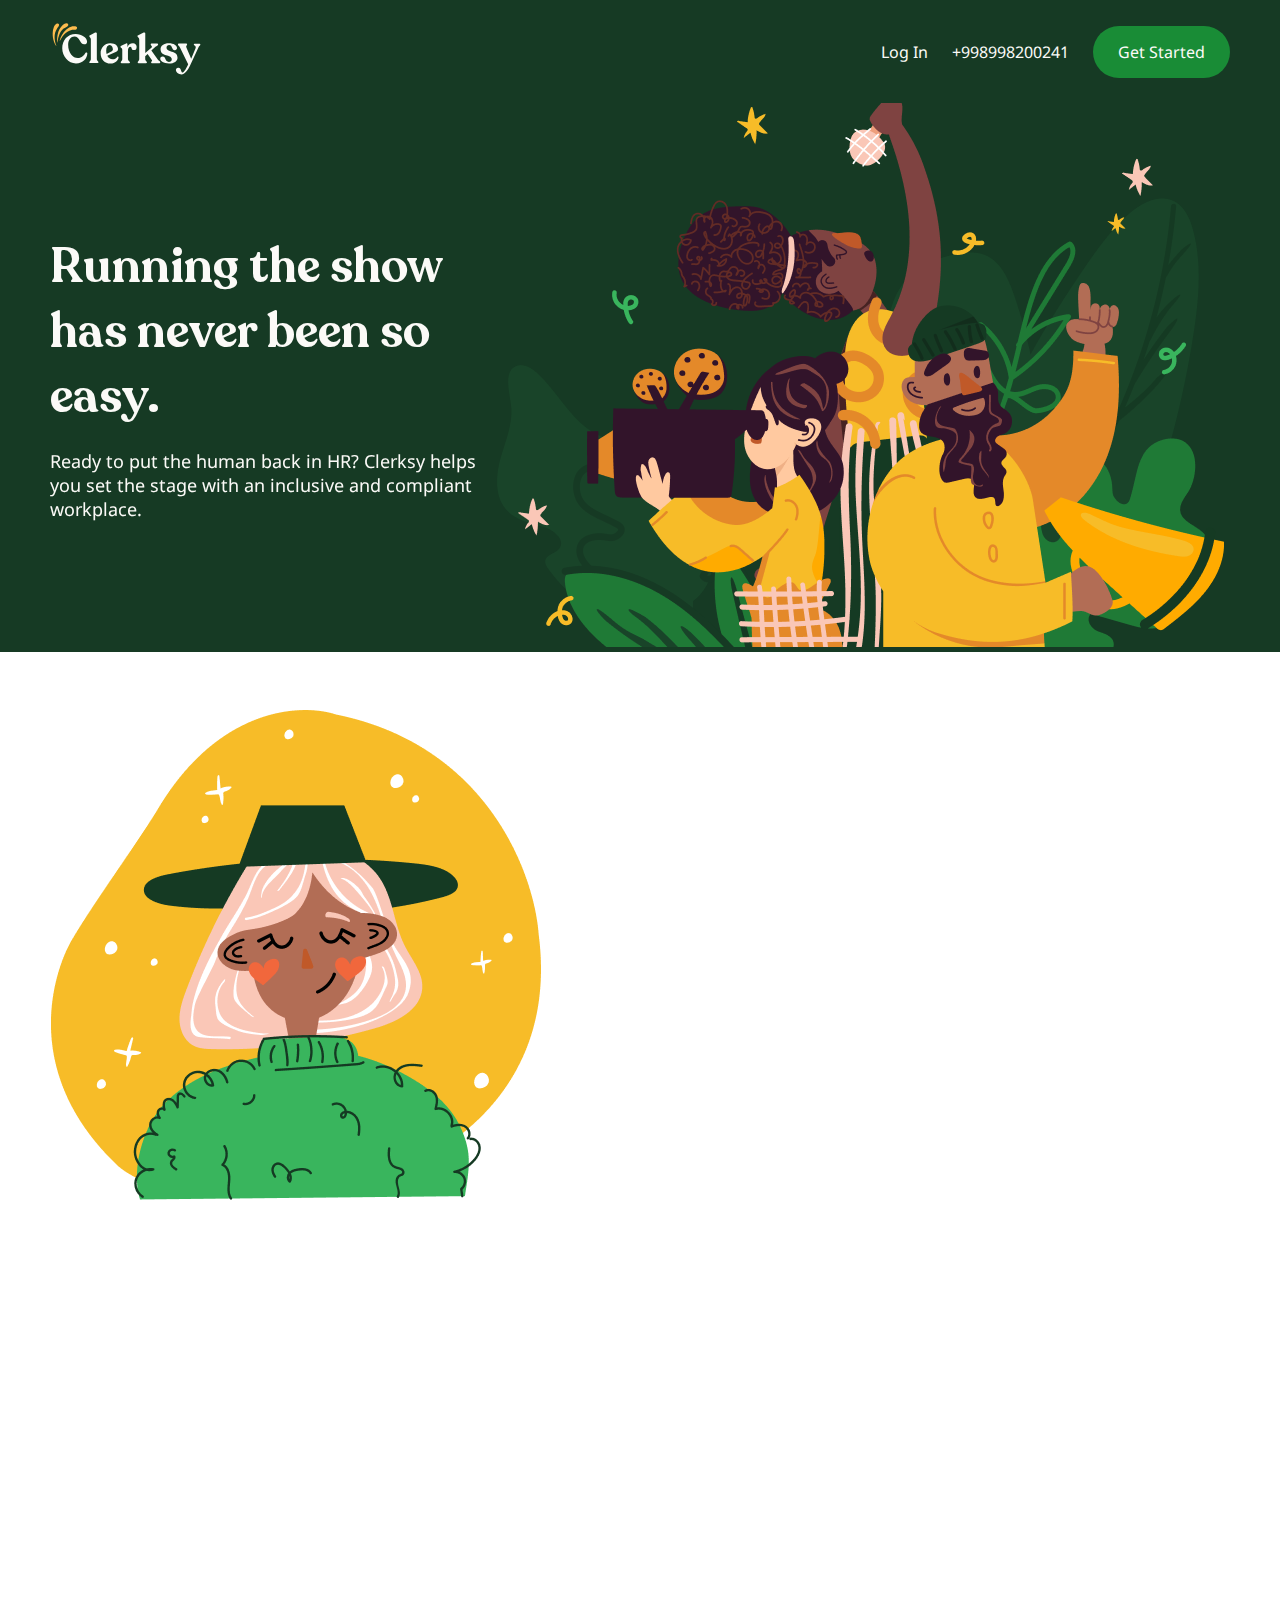
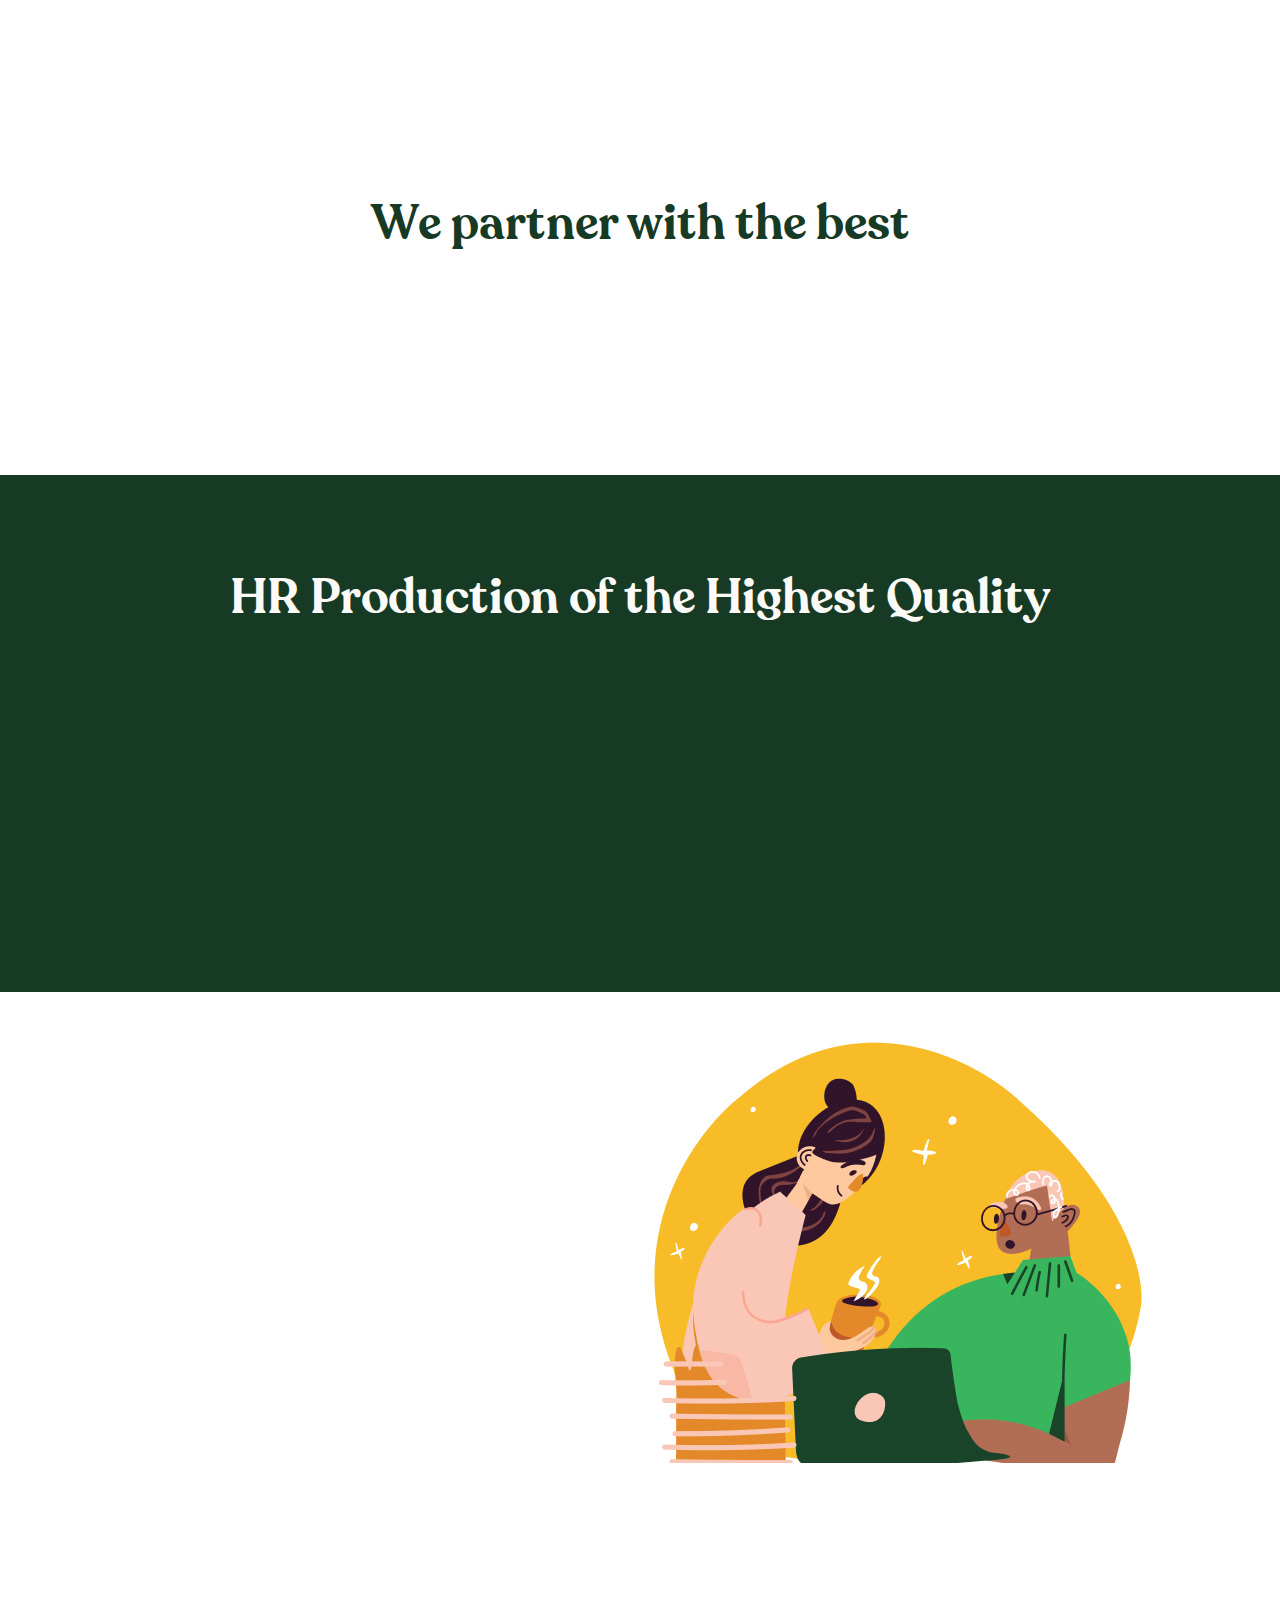
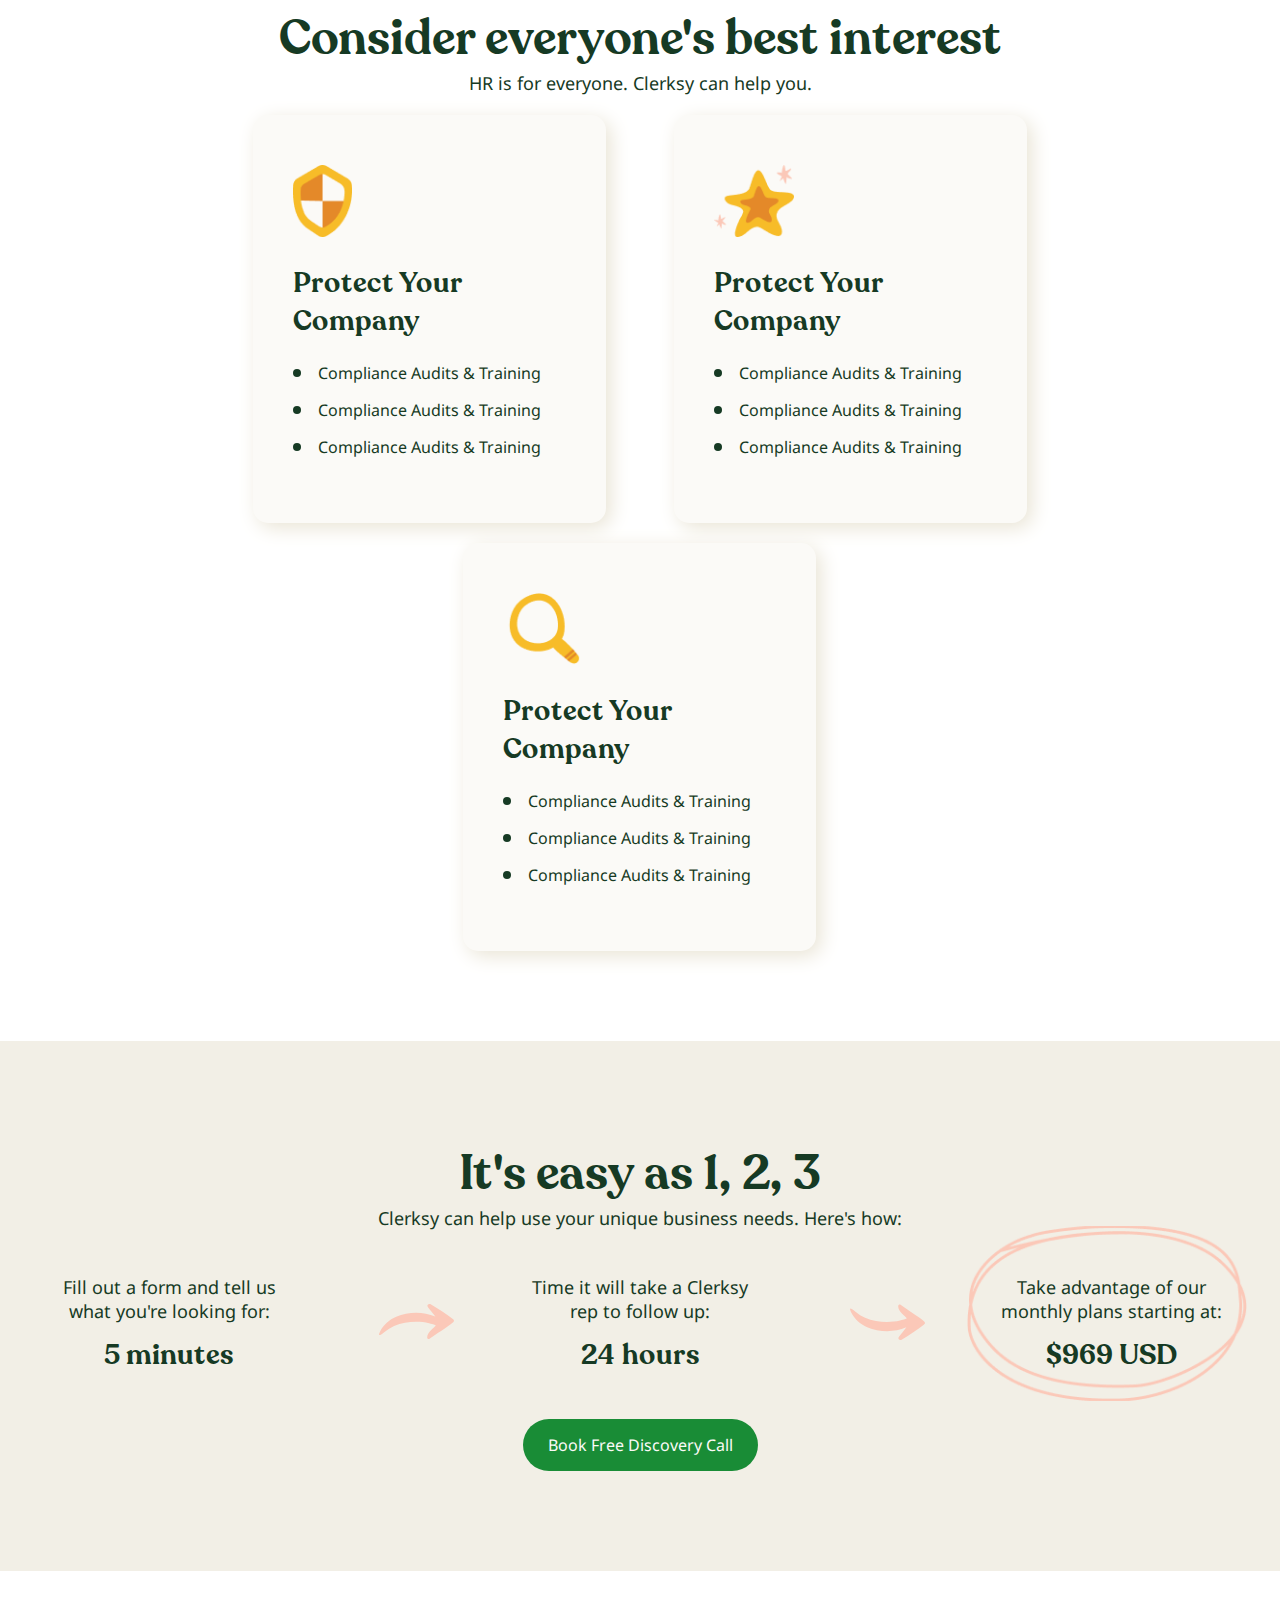
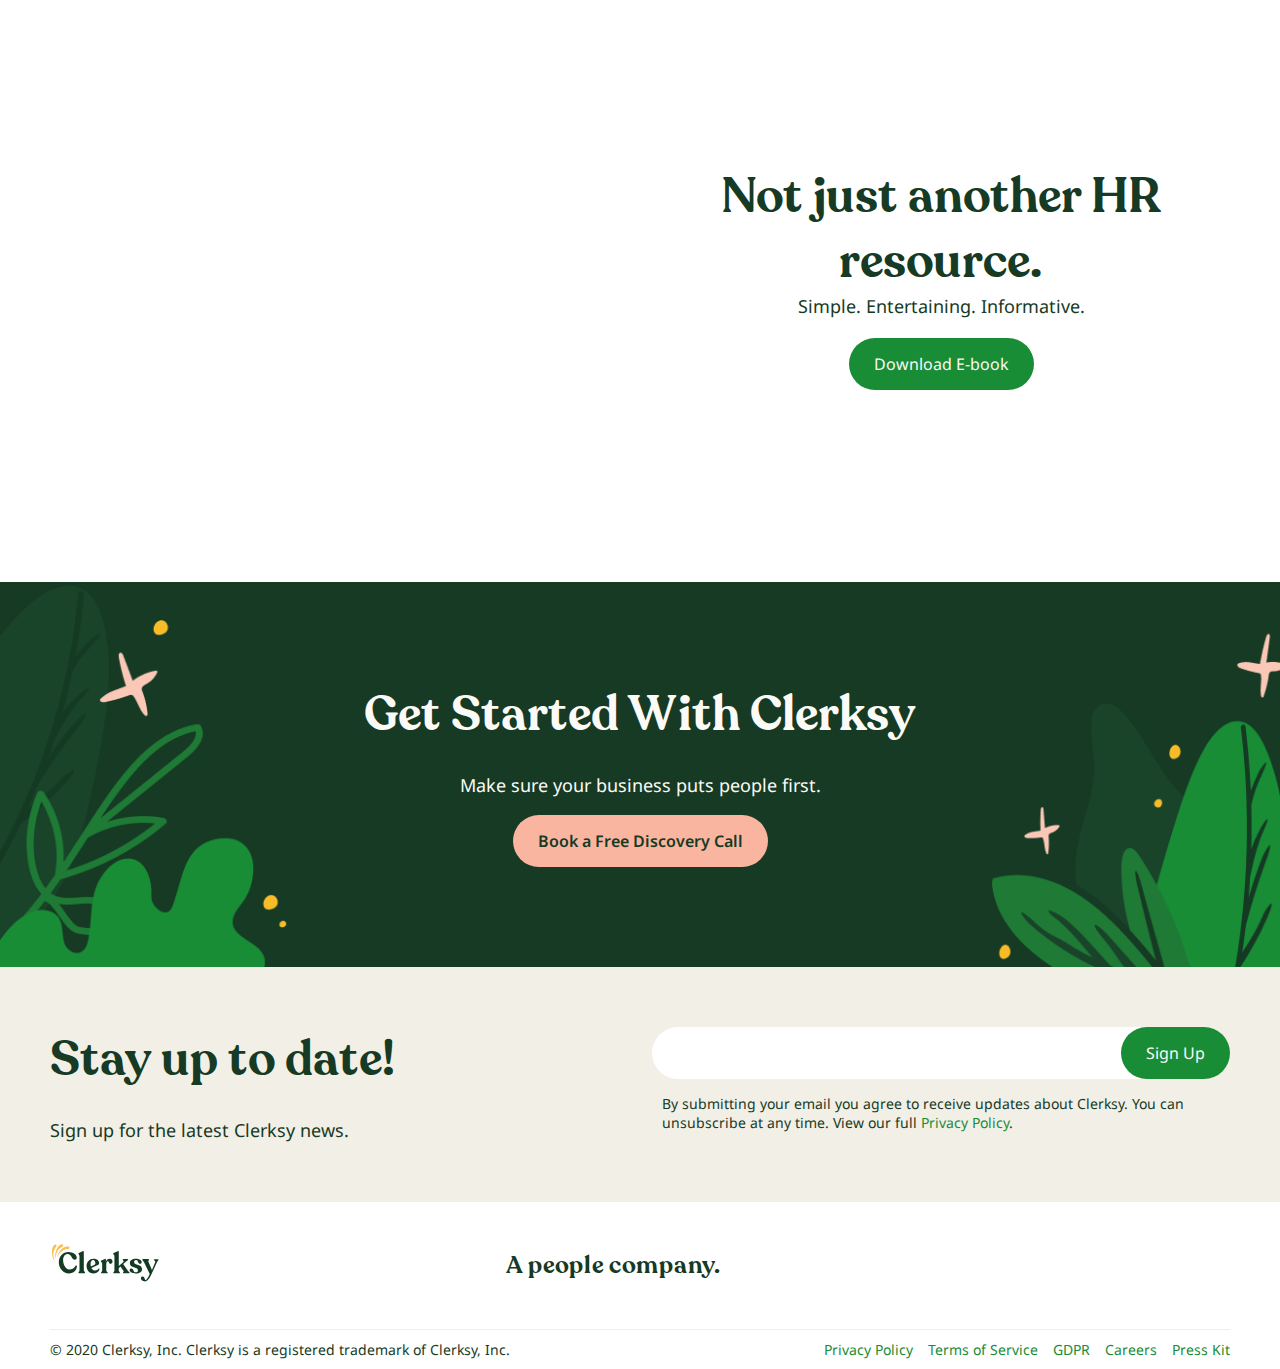
<file: clerksy-client-master/index.html>
<!DOCTYPE html>
<html lang="en">

<head>
	<meta charset="UTF-8" />
	<meta name="viewport" content="width=device-width, initial-scale=1.0" />

	<!-- Font Awesome -->
	<link rel="stylesheet" href="https://cdnjs.cloudflare.com/ajax/libs/font-awesome/6.4.2/css/all.min.css"
		integrity="sha512-z3gLpd7yknf1YoNbCzqRKc4qyor8gaKU1qmn+CShxbuBusANI9QpRohGBreCFkKxLhei6S9CQXFEbbKuqLg0DA=="
		crossorigin="anonymous" referrerpolicy="no-referrer" />

<!-- aos -->
<link rel="stylesheet" href="https://unpkg.com/aos@next/dist/aos.css" />

	<!-- Style CSS -->
	<link rel="stylesheet" href="css/bootstrap-grid.min.css" />
	<link rel="stylesheet" href="css/style.css" />
	<link rel="stylesheet" href="css/media.css">

	<title>Clerksy</title>
</head>

<body>

	<!-- Header -->
	<header class="header">
		<div class="container">
			<div class="logo">
				<img src="images/logo.svg" alt="clerksy">
			</div>
			<ul class="menu">
				<li><a href="#" class="link">Log In</a></li>
				<li><a href="tel: +998998200241" class="link">+998998200241</a></li>
				<li><button class="btn">get started</button></li>
			</ul>

			    <!-- mobile-menu -->
				<div class="burger">
					<i class="fa-solid fa-bars fa-xl" style="color: rgb(255, 255, 255);"></i>
				</div>
				<ul class="mobile-menu">
					<div class="menu-back">
						<i class="fa-solid fa-xmark fa-2xl"></i>
					</div>
					<li><a href="#" class="link">Log In</a></li>
					<li><a href="tel: +998998200241" class="link">+998998200241</a></li>
					<li><button class="btn">Get Started</button></li>
				</ul>
		</div>
	</header>

	<!-- Hero -->
	<section class="hero">
		<div class="container">
			<!-- text-content -->
			<div class="text-content " data-aos="fade-right"  data-aos-duration="800">
				<h1 class="site-title white">Running the show has never been so easy.</h1>
				<p class="text white">Ready to put the human back in HR? Clerksy helps you set the stage with an
					inclusive and compliant workplace.</p>
			</div>
			<!-- image-block -->
			<div class="image-block" data-aos="fade-rightfade-up-right" data-aos-duration="800">
				<img src="images/hero-img.png" alt="#">
			</div>
			<div class="to-top">
				<span>↑</span>
			</div>
		</div>
	</section>

	<!-- Human -->
	<section class="human">
		<div class="container">
			<div class="row align-items-center justify-content-center my-3 my-md-5">
				<!-- image-block -->
				<div class="image-block col-12 col-md-6" data-aos="fade-up"  data-aos-duration="800">
					<img src="images/hr.png" alt="#">
				</div>
				<!-- text-content -->
				<div class="text-content col-12 col-md-6" data-aos="fade-up"  data-aos-duration="1000">
					<h1 class="site-title green">Put the human back in HR.</h1>
					<p class="text green">Your employees are the real stars. Show the love and help them perform!</p>
				</div>
			</div>
		</div>
	</section>

	<!-- Parts -->
	<section class="parts ">
		<div class="container">
			<div class="row align-items-center justify-content-center my-3 my-md-5">
				<!-- text-content -->
				<div class="text-content col-12 col-md-6" data-aos="fade-up"  data-aos-duration="800">
					<h1 class="site-title green">You don’t have to play all the parts.</h1>
					<p class="text green">Sales, accounting, HR— Oh My! You can’t do it all - let Clerksy help.</p>
				</div>
				<!-- image-block -->
				<div class="image-block col-12 col-md-6" data-aos="fade-right"  data-aos-duration="800">
					<img src="images/player.png" alt="#">
				</div>
			</div>
		</div>
	</section>

	<!-- Partners -->
	<section class="partners">
		<div class="container">
			<h1 class="site-title green">We partner with the best</h1>

			<div class="wrapper">
				<img src="images/stripe.svg" alt="#" data-aos="fade-up-right"  data-aos-duration="700" >
				<img src="images/google.svg" alt="#" data-aos="fade-up-right"  data-aos-duration="800">
				<img src="images/notion.svg" alt="#" data-aos="fade-up-right"  data-aos-duration="900">
				<img src="images/gusto.svg" alt="#" data-aos="fade-up-right"  data-aos-duration="1000">
				<img src="images/aircall.svg" alt="#" data-aos="fade-up-right"  data-aos-duration="1100">
			</div>

		</div>
	</section>

	<!-- Production -->
	<section class="production">
		<div class="container">
			<h1 class="site-title white">HR Production of the Highest Quality</h1>

			<div class="row justify-content-center">
				<!-- item -->
				<div class="item col-12 col-sm-6 col-md-4 col-lg-3" data-aos="fade-up-right"  data-aos-duration="1500">
					<div class="image">
						<img src="images/chat.png" alt="#">
					</div>
					<p class="text white">Educates & Informs</p>
					<p class="text white">Employee Expectations</p>
				</div>
				<!-- item -->
				<div class="item col-12 col-sm-6 col-md-4 col-lg-3" data-aos="fade-up-right"  data-aos-duration="1200">
					<div class="image">
					<img src="images/shield.png" alt="#">
					</div>
					<p class="text white">Educates & Informs</p>
					<p class="text white">Employee Expectations</p>
				</div>
				<!-- item -->
				<div class="item col-12 col-sm-6 col-md-4 col-lg-3" data-aos="fade-up-right"  data-aos-duration="900">
					<div class="image">
						<img src="images/wardrope.png" alt="#">
					</div>
					<p class="text white">Educates & Informs</p>
					<p class="text white">Employee Expectations</p>
				</div>
				<!-- item -->
				<div class="item col-12 col-sm-6 col-md-4 col-lg-3" data-aos="fade-up-right"  data-aos-duration="600">
					<div class="image">
						<img src="images/smile-girl.png" alt="#">
					</div>
					<p class="text white">Educates & Informs</p>
					<p class="text white">Employee Expectations</p>
				</div>
			</div>
		</div>
	</section>

	<!-- Fit -->
	<section class="fit">
		<div class="container">
			<div class="row align-items-center justify-content-center my-3 my-md-5">
				<!-- text-content -->
				<div class="text-content col-12 col-md-6" data-aos="fade-up"  data-aos-duration="800">
					<h1 class="site-title green">How the scenes fit together</h1>
					<p class="text green">Employee Training & Development, Diversity & Inclusion Programs, and Conflict
						Resolution.</p>
				</div>
				<!-- image-block -->
				<div class="image-block col-12 col-md-6">
					<img src="images/fit.png" alt="#">
				</div>
			</div>
		</div>
	</section>

	<!-- Interest -->
	<section class="interest">
		<div class="container">
			<div class="text-content">
				<h1 class="site-title green">Consider everyone's best interest</h1>
				<p class="text green">HR is for everyone. Clerksy can help you.</p>
			</div>

			<div class="row justify-content-center">
				<!-- card -->
				<div class="col-12 col-sm-6 col-lg-4 d-flex justify-content-center">
					<div class="card">
						<img src="images/interest-shield.png" alt="#">
						<h3>Protect Your Company</h3>
						<ul>
							<li>Compliance Audits & Training</li>
							<li>Compliance Audits & Training</li>
							<li>Compliance Audits & Training</li>
						</ul>
					</div>
				</div>
				<!-- card -->
				<div class="col-12 col-sm-6 col-lg-4 d-flex justify-content-center">
					<div class="card">
						<img src="images/star.png" alt="#">
						<h3>Protect Your Company</h3>
						<ul>
							<li>Compliance Audits & Training</li>
							<li>Compliance Audits & Training</li>
							<li>Compliance Audits & Training</li>
						</ul>
					</div>
				</div>
				<!-- card -->
				<div class="col-12 col-sm-6 col-lg-4 d-flex justify-content-center">
					<div class="card">
						<img src="images/magnifier.png" alt="#">
						<h3>Protect Your Company</h3>
						<ul>
							<li>Compliance Audits & Training</li>
							<li>Compliance Audits & Training</li>
							<li>Compliance Audits & Training</li>
						</ul>
					</div>
				</div>
			</div>
		</div>
	</section>

	<!-- Easy -->
	<section class="easy">
		<div class="container">
			<div class="text-content">
				<h1 class="site-title green">It's easy as 1, 2, 3</h1>
				<p class="text green">Clerksy can help use your unique business needs. Here's how:</p>
			</div>
			<div class="row">
				<!-- step -->
				<div class="step">
					<p>Fill out a form and tell us what you're looking for:</p>
					<h3>5 minutes</h3>
				</div>
				<div class="arrow">
					<img src="images/top-arrow.svg" alt="#">
				</div>
				<!-- step -->
				<div class="step">
					<p>Time it will take a Clerksy rep to follow up:</p>
					<h3>24 hours</h3>
				</div>
				<div class="arrow">
					<img src="images/bottom-arrow.svg" alt="#">
				</div>
				<!-- step -->
				<div class="step">
					<p>Take advantage of our monthly plans starting at:</p>
					<h3>$969 USD</h3>
				</div>
			</div>
			<button class="btn">Book Free Discovery Call</button>
		</div>
	</section>


	<!--Book -->
	<section class="book">
		<div class="container">
			<div class="row align-items-center justify-content-center my-3 my-md-5">
				<!-- image-block -->
				<div class="image-block col-12 col-md-6" data-aos="fade-up-right"  data-aos-duration="800">
					<img src="images/book.png" alt="#">
				</div>
				<!-- text-content -->
				<div class="text-content col-12 col-md-6">
					<h1 class="site-title green">Not just another HR resource.</h1>
					<p class="text green">Simple. Entertaining. Informative.</p>
					<button class="btn green">Download E-book</button>
				</div>
			</div>
		</div>
	</section>


	<!-- Discovery -->
	<section class="discovery">
		<div class="container">
			<!-- text-content -->
			<div class="text-content">
				<h1 class="site-title white">Get Started With Clerksy</h1>
				<p class="text white">Make sure your business puts people first.</p>
				<button class="btn beige">Book a Free Discovery Call</button>
			</div>
		</div>
	</section>

	<!-- Email -->
	<section class="email">
		<div class="container">
			<div class="row justify-content-between">
				<!-- text-content -->
				<div class="col-12 col-md-5">
					<div class="text-content">
						<h1 class="site-title green">Stay up to date!</h1>
						<p class="text green">Sign up for the latest Clerksy news.</p>
					</div>
				</div>

				<!-- form -->
				<div class="col-12 col-sm-10 col-md-7 col-lg-6 mt-5 mt-md-0">
					<form class="form" >
						<div class="top">
							<input type="text">
							<button class="btn">Sign Up</button>
						</div>
						<p class="counter"><span class="active">0</span>/50</p>
						<p>
							By submitting your email you agree to receive updates about Clerksy. You can unsubscribe at any time. View our full 
							<a href="#">Privacy Policy</a>.
						</p>
					</form>
				</div>
			</div>
		</div>
	</section>

	<!-- Footer -->
	<footer class="footer">
		<div class="container">
			<!-- footer-top -->
			<div class="footer-top">
				<!-- logo -->
				<div class="logo">
					<img src="images/logo-dark.svg" alt="#">
				</div>

				<!-- text-content -->
				<div class="text-content">
					<h1 class="site-title green">A people company.</h1>
				</div>

				<!-- socials -->
				<div class="socials">
					<a href="#"><i class="fa-brands fa-facebook-f"></i></a>
					<a href="#"><i class="fa-brands fa-twitter"></i></a>
					<a href="#"><i class="fa-brands fa-linkedin"></i></a>
					<a href="#"><i class="fa-brands fa-instagram"></i></a>
				</div>
			</div>

			<!-- footer-bottom -->
			<div class="footer-bottom">
				<p>© 2020 Clerksy, Inc. Clerksy is a registered trademark of Clerksy, Inc.</p>

				<!-- links -->
				<div class="links">
					<a href="#">Privacy Policy</a>
					<a href="#">Terms of Service</a>
					<a href="#">GDPR</a>
					<a href="#">Careers</a>
					<a href="#">Press Kit</a>
				</div>
			</div>
		</div>
	</footer>






<script src="./js/main.js"></script>
	<script src="js/bootstrap.min.js"></script>
	<script src="https://unpkg.com/aos@next/dist/aos.js"></script>
	<script>
	  AOS.init();
	</script>
</body>

</html>
</file>
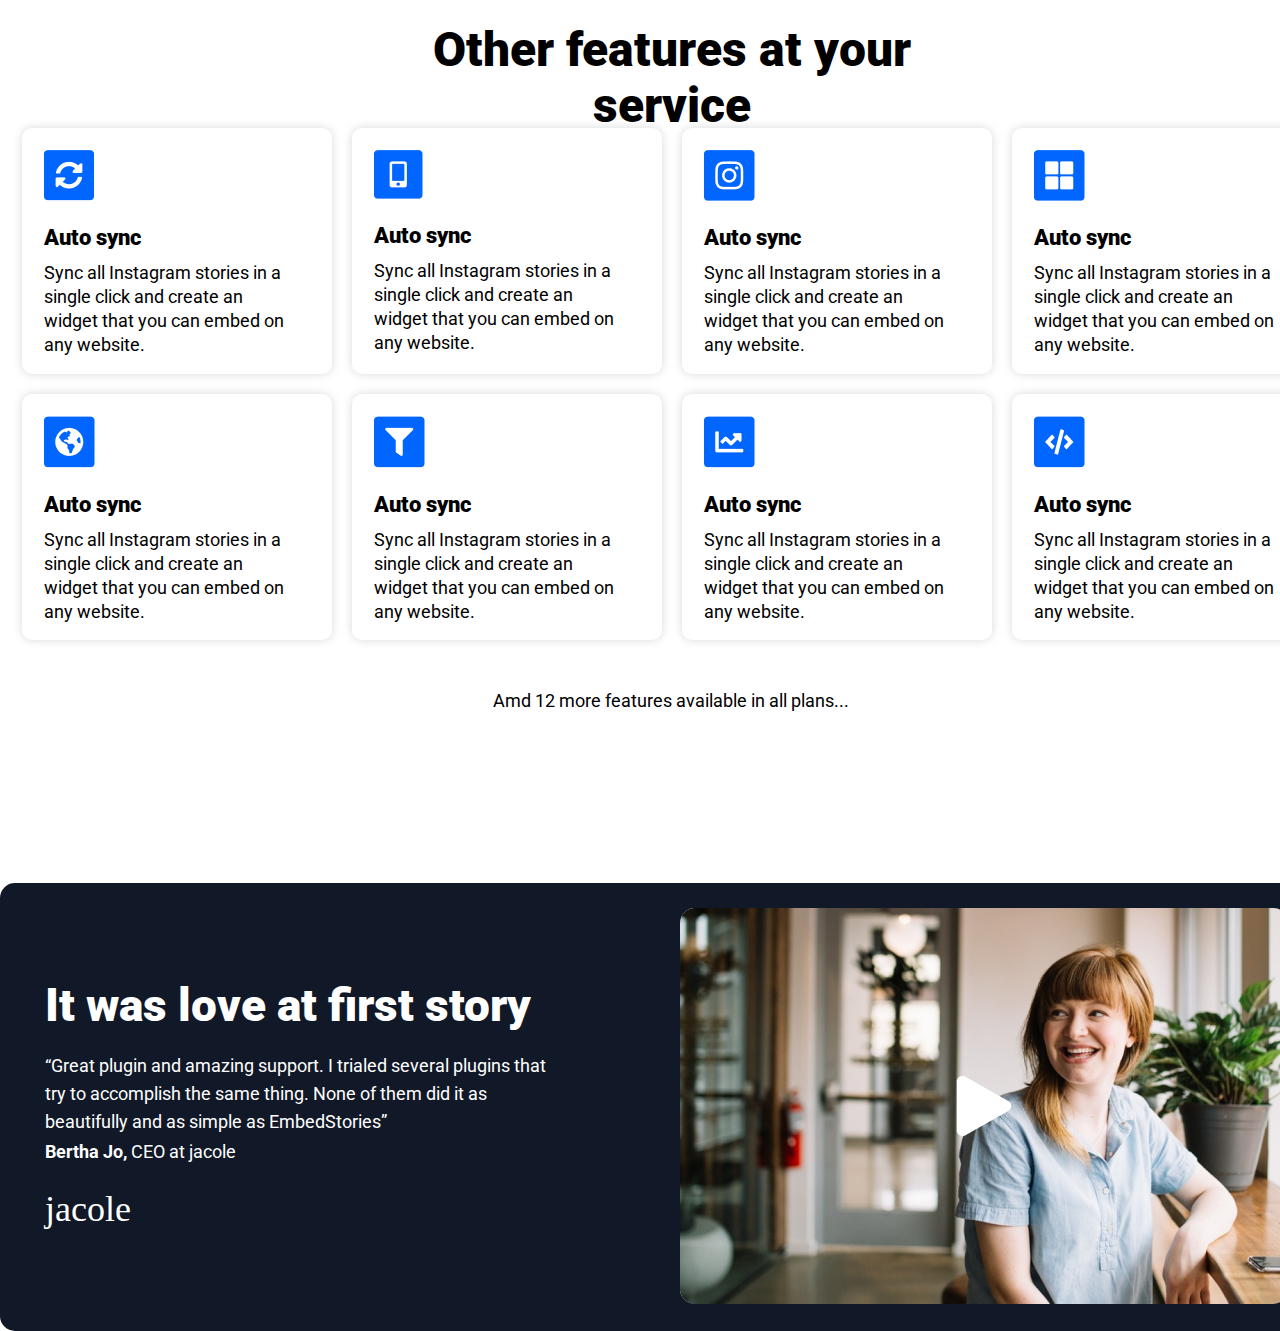
<file: LESSON16/index.html>
<!DOCTYPE html>
<html lang="en">

<head>
    <meta charset="UTF-8">
    <meta http-equiv="X-UA-Compatible" content="IE=edge">
    <meta name="viewport" content="width=device-width, initial-scale=1.0">
    <!-- fonts -->

    <link rel="preconnect" href="https://fonts.googleapis.com">
    <link rel="preconnect" href="https://fonts.gstatic.com" crossorigin>
    <link href="https://fonts.googleapis.com/css2?family=Roboto:wght@400;500;900&family=Rochester&display=swap"
        rel="stylesheet">
    <!-- style -->
    <link rel="stylesheet" href="style.css">
    <title>Document</title>
</head>

<body>
    <!-- service -->
    <section class="services">
        <div class="container">
            <h2 class="title">Other features at your service</h2>
            <!-- cards -->
            <div class="cards">
                <div class="block">
                    <img src="icons2/logo1.png" alt="" class="icon">
                    <p class="heading">Auto sync</p>
                    <p class="text">Sync all Instagram stories in a single click and create an widget that you can embed
                        on any website. </p>
                </div>

                <!-- cards -->

                <div class="block">
                    <img src="icons2/logo2.png" alt="" class="icon">
                    <p class="heading">Auto sync</p>
                    <p class="text">Sync all Instagram stories in a single click and create an widget that you can embed
                        on any website. </p>
                </div>

                <!-- cards -->

                <div class="block">
                    <img src="icons2/logo3.png" alt="" class="icon">
                    <p class="heading">Auto sync</p>
                    <p class="text">Sync all Instagram stories in a single click and create an widget that you can embed
                        on any website. </p>
                </div>

                <!-- cards -->

                <div class="block">
                    <img src="icons2/logo4.png" alt="" class="icon">
                    <p class="heading">Auto sync</p>
                    <p class="text">Sync all Instagram stories in a single click and create an widget that you can embed
                        on any website. </p>
                </div>

                <!-- cards -->

                <div class="block">
                    <img src="icons2/logo5.png" alt="" class="icon">
                    <p class="heading">Auto sync</p>
                    <p class="text">Sync all Instagram stories in a single click and create an widget that you can embed
                        on any website. </p>
                </div>

                <!-- cards -->

                <div class="block">
                    <img src="icons2/logo6.png" alt="" class="icon">
                    <p class="heading">Auto sync</p>
                    <p class="text">Sync all Instagram stories in a single click and create an widget that you can embed
                        on any website. </p>
                </div>

                <!-- cards -->

                <div class="block">
                    <img src="icons2/logo7.png" alt="" class="icon">
                    <p class="heading">Auto sync</p>
                    <p class="text">Sync all Instagram stories in a single click and create an widget that you can embed
                        on any website. </p>
                </div>


                <!-- cards -->

                <div class="block">
                    <img src="icons2/logo8.png" alt="" class="icon">
                    <p class="heading">Auto sync</p>
                    <p class="text">Sync all Instagram stories in a single click and create an widget that you can embed
                        on any website. </p>
                </div>
            </div>
            <p class="features">Amd 12 more features available in all plans...</p>
        </div>
    </section>
    <section class="first-story">
        <div class="container">
            <div class="story">
                <div class="definition">
                    <h2 class="title">It was love at first story</h2>
                    <p class="text">“Great plugin and amazing support. I trialed several plugins that try to accomplish
                        the
                        same
                        thing. None of them did it as beautifully and as simple as EmbedStories”</p>
                    <p class="ceo"><span class="modification"> Bertha Jo,</span> CEO at jacole</p>
                    <p class="jacole">jacole</p>
                </div>
                <img src="images/girl.jpg" alt="" class="img">
            </div>
        </div>
    </section>
</body>

</html>
</file>
<file: clerksy-client-master/css/style.css>
@import url("https://fonts.googleapis.com/css2?family=Noto+Sans&display=swap");

@font-face {
  font-family: "Reco";
  src: url(../fonts/Recoleta-SemiBold.ttf);
}

:root {
  --white: #ffffff;
  --black: #000000;
  --green: #163a24;
  --light-green: #198c36;
  --text-color: #fbfaf7;
  --beige: #f2efe6;
  --pink: #fab5a0;
}

* {
  margin: 0;
  padding: 0;
  box-sizing: border-box;
}

h1,
h2,
h3,
h4,
h5,
h6 {
  font-family: "Reco", sans-serif;
  font-weight: 600;
}

ul li {
  list-style: none;
}

a {
  text-decoration: none;
  color: var(--text-color);
}

button {
  background: 0;
  border: 0;
  outline: 0;
  cursor: pointer;
}

body {
  font-family: "Noto Sans", sans-serif;
  font-weight: 400;
}

/* General */
.container {
  width: 100%;
  max-width: 1210px;
  margin: 0 auto;
  padding: 0 15px;
}

.site-title {
  font-size: 48px;
  font-weight: 600;
  font-family: "Reco", sans-serif;
}

.site-title.white {
  color: var(--text-color);
}

.site-title.green {
  color: var(--green);
}

.text.white {
  font-size: 18px;
  color: var(--text-color);
}

.text.green {
  font-size: 18px;
  color: var(--green);
}

.btn {
  font-size: 16px;
  font-weight: 400;
  font-family: 'Noto Sans', sans-serif;
  color: var(--text-color);
  background: var(--light-green);
  padding: 15px 25px;
  border-radius: 160px;
}

.btn.beige {
  background: #FAB5A0;
  color: var(--green);
  font-weight: 600;
}

/* Header */
.header {
  background: var(--green);
  padding: 20px 0;
}

.header .container {
  display: flex;
  align-items: center;
  justify-content: space-between;
}

.header .container .menu {
  display: flex;
  align-items: center;
  justify-content: center;
  gap: 24px;
}

.header .container .menu .btn {
  background: var(--light-green);
  color: var(--text-color);
  padding: 15px 25px;
  border-radius: 160px;
  font-size: 16px;
  text-transform: capitalize;
}

.header .container .burger {
  color: var(--text-color);
  font-size: 25px;
  display: none;
}
.header .container .mobile-menu {
  display: none;
}



/* Hero */
.hero {
  background: var(--green);
}

.hero .container {
  display: flex;
  align-items: center;
  justify-content: space-between;
}

.hero .container .text-content .text {
  padding-top: 20px;
}

.to-top{
  color: #fff;
  width: 50px;
  height: 50px;
  position: fixed;
  right: 60px;
  bottom: 155px;
  background: #198c36;
  display: flex;
  justify-content: center;
  align-items: center;
  backdrop-filter: blur(10px);
  border-radius: 50%;
  box-shadow: inset 0 0 10px #198c36,
                    0 0 30px #198c36;
  cursor: pointer;
  transition: 0.5s;
  transform: scale(0);
}

.to-top span{
  font-size: 20px;
  font-weight: 700;
}

/* Partners */
.partners {
  margin: 100px 0;
  text-align: center;
}

.partners .site-title {
  margin-bottom: 60px;
}

.partners .wrapper {
  display: flex;
  align-items: center;
  justify-content: space-around;
  flex-wrap: wrap;
  gap: 25px;
}

/* Production */
.production {
  background: var(--green);
  padding: 90px 0;
  text-align: center;
}

.production .site-title {
  margin-bottom: 60px;
}

/* Interest */
.interest {
  padding: 90px 0;
  text-align: center;
}

.interest .container .row {
  gap: 20px;
}

.interest .container .text-content {
  margin-bottom: 20px;
}

.interest .container .row .card {
  width: 353px;
  box-shadow: 5px 5px 20px 0px #E9E4D5;
  background: var(--text-color);
  border-radius: 15px;
  padding: 50px 40px;
  text-align: left;
}

.interest .container .row .card img {
  height: 72px;
  object-fit: contain;
}

.interest .container .row .card h3 {
  margin: 22px 0;
  font-size: 28px;
  color: var(--green);
}

.interest .container .row .card ul li {
  font-size: 16px;
  /* list-style: disc; */
  color: var(--green);
  margin-bottom: 15px;
  position: relative;
  display: flex;
  align-items: center;
  justify-content: center;
}

.interest .container .row .card ul li::before {
  content: '';
  width: 8px;
  height: 8px;
  border-radius: 50%;
  background: var(--green);
  position: absolute;
  left: 0;
}

/* Easy */
.easy {
  background: var(--beige);
  padding: 100px 0;
  text-align: center;
}

.easy .row {
  display: flex;
  align-items: center;
  justify-content: space-between;
  flex-wrap: wrap;
  padding: 45px 0;
  gap: 45px;
}

.easy .row .arrow {
  width: 75px;
}

.easy .row .step {
  width: 262px;
}

.easy .row .step p {
  font-size: 18px;
  font-weight: 400;
  font-family: 'Noto Sans', sans-serif;
  color: var(--green);
  margin-bottom: 13px;
}

.easy .row .step h3 {
  font-size: 28px;
  font-weight: 600;
  font-family: 'Reco', sans-serif;
  color: var(--green);
}

.easy .row .step:last-child {
  position: relative;
}

.easy .row .step:last-child::after {
  content: '';
  width: 280px;
  height: 175px;
  position: absolute;
  top: -50%;
  left: -5%;
  z-index: 1000;
  background-image: url(../images/ring.png);
  background-repeat: no-repeat;
  background-position: center;
  background-size: cover;
}

/* Book */
.book .container .row .text-content {
  text-align: center;
}

.book .container .btn {
  margin-top: 20px;
}

/* Discovery */
.discovery {
  background: var(--green);
  text-align: center;
  padding: 100px 0;
  position: relative;
  z-index: 2;
}

.discovery::before,
.discovery::after {
  content: '';
  width: 100%;
  height: 100%;
  position: absolute;
  z-index: -1;
}

.discovery::before {
  background: url(../images/before.png) no-repeat left / contain;
  left: 0;
  bottom: 0;
}

.discovery::after {
  background: url(../images/after.png) no-repeat right / contain;
  right: 0;
  bottom: 0;
}

.discovery .container .text-content .text {
  margin: 26px 0 18px;
}

/* Email */
.email {
  background: var(--beige);
  padding: 60px 0;
}

.email .container .row .text-content .text {
  margin-top: 26px;
}

.email .container .row .form .top {
  display: flex;
  align-items: center;
  justify-content: center;
  flex-wrap: wrap;
  background: var(--white);
  border-radius: 160px;
}

.email .container .row .form .top input {
  padding: 10px 25px;
  background: 0;
  border: 0;
  outline: 0;
  flex-grow: 1;
  font-size: 20px;
  font-family: 'Reco', sans-serif;
  color: var(--green);
}

.email .container .row .form .counter{
  display: none;
}
.email .container .row .form .counter.warning{
  color: red;
}

.email .container .row .form .counter.active{
  display: block;
}

.email .container .row .form p {
  font-size: 14px;
  font-weight: 400;
  font-family: 'Noto Sans', sans-serif;
  color: var(--green);
  margin-top: 15px;
  margin-left: 10px;
}

.email .container .row .form p a {
  font-size: 14px;
  font-weight: 400;
  font-family: 'Noto Sans', sans-serif;
  color: var(--light-green);
}

/* Footer */

.footer .footer-top {
  display: flex;
  align-items: center;
  justify-content: space-between;
  flex-wrap: wrap;
  gap: 25px;
  padding: 40px 0;
}

.footer .footer-top .text-content .site-title {
  font-size: 24px;
}

.footer .footer-top .socials {
  display: flex;
  align-items: center;
  justify-content: center;
  gap: 15px;
}

.footer .footer-top .socials a {
  color: var(--light-green);
  font-size: 28px;
  width: 30px;
  height: 30px;
  transition: 0.3s;
}

.footer .footer-top .socials a:hover {
  transform: scale(1.3);
}

.footer .footer-bottom {
  display: flex;
  align-items: center;
  justify-content: space-between;
  flex-wrap: wrap;
  gap: 25px;
  padding: 10px 0;
  border-top: 1px solid var(--beige);
}

.footer .footer-bottom p {
  font-size: 14px;
  font-family: 'Noto Sans', sans-serif;
  color: var(--green);
  text-align: center;
}

.footer .footer-bottom .links {
  display: flex;
  align-items: center;
  justify-content: center;
  flex-wrap: wrap;
  gap: 15px;
}

.footer .footer-bottom .links a {
  font-size: 14px;
  font-weight: 400;
  font-family: 'Noto Sans', sans-serif;
  color: var(--light-green);
}
</file>
<file: clerksy-client-master/css/media.css>
/* 1122px */
@media (max-width: 1122px) {
  .easy .row {
    justify-content: center;
  }
}

/* 1025px */
@media (max-width: 1025px) {
  .hero .container .image-block img {
    width: 550px;
  }

  .parts .container .image-block img,
  .human .container .image-block img {
    width: 450px;
  }
}

/* 990px */
@media (max-width: 992px) {
  .production .row .item:last-child {
    margin-top: 25px;
  }

  .fit .container .image-block img {
    width: 450px;
  }

  .discovery::before,
  .discovery::after {
    width: 300px;
    height: 300px;
  }
}

/* 910px */
@media (max-width: 910px) {

  .site-title.green,
  .site-title.white {
    font-size: 40px;
  }

  .hero .container .image-block img {
    width: 450px;
  }

  .parts .container .image-block img,
  .human .container .image-block img,
  .fit .container .image-block img,
  .book .container .image-block img {
    width: 380px;
  }

  .easy .row {
    justify-content: center;
  }

  .footer .footer-bottom {
    justify-content: center;
  }
}

/* 770px */
@media (max-width: 770px) {


  .header .container .burger {
    display: block;
  }

  .header .container .menu {
    display: none;
  }

  .header .container .mobile-menu {
    display: flex;
    position: fixed;
    top: 0;
    left: 0;
    width: 100%;
    height: 100%;
    background: #163a24;
    transform: translateX(100%);
    flex-direction: column;
    padding: 65px 20px;
    text-align: center;
    justify-content: space-evenly;
    transition: 0.7s;
  }
  .header .container .mobile-menu.active{
    transform: translateX(0);

  }
  .header .container .mobile-menu li{
    font-weight: 600;
  }

  .header .container .menu-back{
    position: absolute;
    top: 0;
    right: 0;
    color: #fff;
    padding: 20px 20px 0 0;
  }

  .hero .container {
    justify-content: center;
    flex-wrap: wrap;
  }

  .hero .container .image-block img {
    max-width: 400px;
    padding-top: 30px;
  }

  .hero .text-content{
    text-align: center;
  }

  .hero .text-content h1{
    max-width: 395px;
    margin: 0 auto;
  }

  .hero .text-content p{
    max-width: 395px;
    margin: 0 auto;
    margin-bottom: 50px;
  }

  .human .container .row {
    justify-content: center !important;
  }

  .parts .container .row .text-content,
  .human .container .row .text-content,
  .fit .container .row .text-content,
  .book .container .image-block img {
    text-align: center;
  }

  .parts .container .row .image-block,
  .human .container .row .image-block,
  .fit .container .row .image-block,
  .book .container .row .image-block {
    display: flex;
    align-items: center;
    justify-content: center;
  }

  .parts .container .row {
    flex-direction: column-reverse;
  }

  .production .row .item:nth-child(3n) {
    margin-top: 25px;
  }

  .fit .container .row .text-content {
    margin: 25px 0;
  }

  .discovery::before,
  .discovery::after {
    width: 250px;
    height: 250px;
  }

  .email .container .row .col-sm-10 {
    margin-left: auto;
  }
}

/* 576px */
@media (max-width: 576px) {
  .production .row .item:nth-child(2n) {
    margin-top: 25px;
  }

  .easy .row {
    flex-direction: column;
    justify-content: center;
    align-items: center;
    gap: 45px;
  }

  .easy .row .arrow {
    transform: rotate(90deg);
  }

  .easy .row .step:last-child::after {
    display: none;
  }

  .discovery::before,
  .discovery::after {
    width: 200px;
    height: 200px;
  }

  .footer .footer-top {
    justify-content: center;
  }
}

/* 440 */
@media (max-width: 440px) {

  .email .container .row .form .top {
    background: 0;
  }

  .email .container .row .form .top input {
    background: var(--white);
    border-radius: 160px;
    margin-bottom: 15px;
  }
}

/* 430px */
@media (max-width: 430px) {

  .site-title.green,
  .site-title.white {
    font-size: 30px;
  }

  .text.green,
  .text.white {
    font-size: 16px;
  }

  .hero .container .image-block img {
    max-width: 300px;
  }

  .human .container .image-block img,
  .parts .container .image-block img,
  .fit .container .image-block img,
  .book .container .image-block img {
    width: 250px;
  }

  .production,
  .partners {
    margin: 0;
    padding: 40px 0;
  }

  .production .site-title,
  .partners .site-title {
    margin-bottom: 30px;
  }

  .discovery::before,
  .discovery::after {
    width: 150px;
    height: 150px;
  }
}

/* 360 */

@media (max-width: 360px) {
  .interest .container .row .card ul li::before {
    width: 0;
    height: 0;
  }
}
</file>
<file: LESSON16/style.css>
* {
    margin: 0;
    padding: 0;
    box-sizing: border-box;
}

body {

    font-family: 'Roboto';
}

.services {
    padding: 22px;
    border-radius: 10px;
}

.services .container {
    width: 1300px;
    margin: 0 auto;
    background-color: #ffffff;
}

.services .container .title {
    width: 647px;
    height: 56px;
    font-weight: 900;
    font-size: 48px;
    line-height: 56px;
    text-align: center;
    margin: 0 auto 50px;
}

.services .container .cards {
    display: flex;
    gap: 20px;
    flex-wrap: wrap;


}

.services .container .cards .block {
    width: 310px;
    height: 246px;
    border-radius: 4px;
    padding: 22px;
    box-shadow: 0px 0px 10px rgba(156, 160, 172, 0.4);
    border-radius: 10px;
    gap: 10px;
}

.services .container .cards .block .icon {
    margin-top: 22px 0 22px 20px;

}

.services .container .cards .block .heading {
    width: 99px;
    height: 26px;
    font-weight: 900;
    line-height: 26px;
    font-size: 22px;
    margin: 20px 0 10px 0;
}

.services .container .cards .block .text {
    width: 250px;
    height: 96px;
    font-weight: 400;
    font-size: 18px;
    line-height: 24px;
}
.services .container .features{
    width: 358px;
    height: 21px;font-weight: 400;
    font-size: 18px;
    line-height: 21px;
    margin: 50px auto 150px;
    color: #000000;
}
/* first story */
.first-story .container {
    background-color: #111827;
    width: 1300px;
    margin: 0 auto;
}
.first-story .container .story {
    display: flex;
    flex-direction: row;
    width: 1300px;
    position: absolute;
    background-color: #111827;
    border-radius: 15px;
}
.first-story .container .story .definition{
    margin: 95px 132px 98px 45px;
}

.first-story .container .title {
    width: 492px;
    height: 54px;
    font-weight: 900;
    font-size: 46px;
    line-height: 54px;
    color: #FFFFFF;
}

.first-story .container .text{
    width: 503px;
    height: 76px;
    font-size: 18px;
    line-height: 28px;
    font-weight: 400;
    margin: 20px 0 10px 0;
    color: #FFFFFF;
}  
.first-story .container .ceo{
    width: 200px;
    height: 28px;
    font-weight: 400;
    font-size: 18px;
    line-height: 28px;
    color: #FFFFFF;
    margin-bottom: 20px;
}
.first-story .container .ceo .modification{
    font-weight: 700;
}
 .first-story .container .jacole{
    font-family: 'Rochester';
    color: #FFFFFF;
    width: 76px;
    height: 46px;
    font-size: 36px;
    line-height: 46px;
}

.first-story .container .img{
    border-radius: 15px;
    float: right;
    margin: 25px 24px 27px 0; 
    background-color: #111827;
}
</file>
